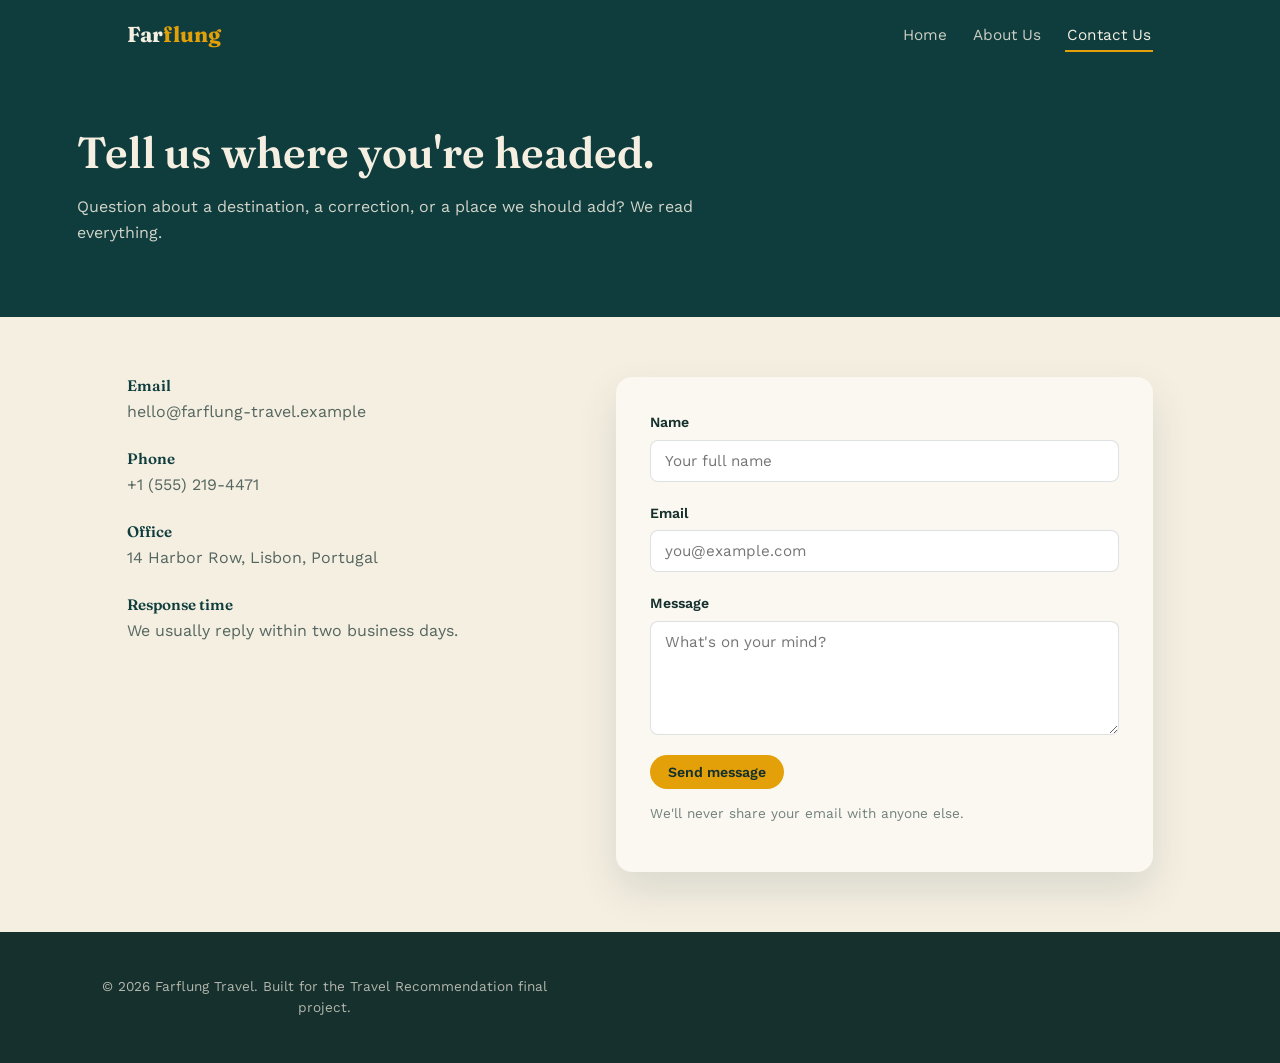
<file: contact.html>
<!DOCTYPE html>
<html lang="en">
<head>
<meta charset="UTF-8">
<meta name="viewport" content="width=device-width, initial-scale=1.0">
<title>Contact Us | Farflung Travel</title>
<link rel="stylesheet" href="style.css">
</head>
<body>

  <header class="site-header">
    <div class="nav-wrap">
      <a href="index.html" class="brand">Far<span>flung</span></a>
      <ul class="menu">
        <li><a href="index.html">Home</a></li>
        <li><a href="about.html">About Us</a></li>
        <li><a href="contact.html" class="active">Contact Us</a></li>
      </ul>
    </div>
  </header>

  <section class="page-hero">
    <div class="page-hero-inner">
      <h1>Tell us where you're headed.</h1>
      <p>Question about a destination, a correction, or a place we should add? We read everything.</p>
    </div>
  </section>

  <section class="content-section">
    <div class="contact-grid">
      <div>
        <div class="contact-info-item">
          <h3>Email</h3>
          <p>hello@farflung-travel.example</p>
        </div>
        <div class="contact-info-item">
          <h3>Phone</h3>
          <p>+1 (555) 219-4471</p>
        </div>
        <div class="contact-info-item">
          <h3>Office</h3>
          <p>14 Harbor Row, Lisbon, Portugal</p>
        </div>
        <div class="contact-info-item">
          <h3>Response time</h3>
          <p>We usually reply within two business days.</p>
        </div>
      </div>

      <div>
        <form id="contact-form" class="contact-form">
          <div class="form-row">
            <label for="contact-name">Name</label>
            <input type="text" id="contact-name" name="name" placeholder="Your full name" required>
          </div>
          <div class="form-row">
            <label for="contact-email">Email</label>
            <input type="email" id="contact-email" name="email" placeholder="you@example.com" required>
          </div>
          <div class="form-row">
            <label for="contact-message">Message</label>
            <textarea id="contact-message" name="message" rows="5" placeholder="What's on your mind?" required></textarea>
          </div>
          <button type="submit" class="btn btn-primary">Send message</button>
          <p class="form-note">We'll never share your email with anyone else.</p>
          <div id="form-success" class="form-success">Thanks — your message has been sent. We'll get back to you soon.</div>
        </form>
      </div>
    </div>
  </section>

  <footer class="site-footer">
    <p>&copy; 2026 Farflung Travel. Built for the Travel Recommendation final project.</p>
  </footer>

  <script src="script.js"></script>
  <script>
    const contactForm = document.getElementById('contact-form');
    const formSuccess = document.getElementById('form-success');
    if (contactForm) {
      contactForm.addEventListener('submit', function (event) {
        event.preventDefault();
        formSuccess.classList.add('visible');
        contactForm.reset();
      });
    }
  </script>
</body>
</html>
</file>
<file: style.css>
@import url('https://fonts.googleapis.com/css2?family=Fraunces:opsz,wght@9..144,400;9..144,500;9..144,600;9..144,700&family=Work+Sans:wght@400;500;600&display=swap');

:root {
  --teal-deep: #0f3d3e;
  --teal-ink: #16302e;
  --sand: #f5efe1;
  --sand-card: #fbf8f1;
  --saffron: #e3a008;
  --coral: #e86a5c;
  --line: rgba(22, 48, 46, 0.14);
  --shadow: 0 18px 40px rgba(15, 61, 62, 0.12);
}

* {
  box-sizing: border-box;
}

html {
  scroll-behavior: smooth;
}

body {
  margin: 0;
  font-family: 'Work Sans', sans-serif;
  color: var(--teal-ink);
  background: var(--sand);
  line-height: 1.6;
}

h1, h2, h3 {
  font-family: 'Fraunces', serif;
  margin: 0 0 0.4em;
  line-height: 1.15;
  font-weight: 600;
}

p {
  max-width: 62ch;
}

a {
  color: inherit;
}

img {
  max-width: 100%;
  display: block;
}

/* ===== Nav ===== */
.site-header {
  background: var(--teal-deep);
  color: var(--sand);
  position: sticky;
  top: 0;
  z-index: 50;
}

.nav-wrap {
  max-width: 1180px;
  margin: 0 auto;
  padding: 18px 6%;
  display: flex;
  align-items: center;
  gap: 28px;
  flex-wrap: wrap;
}

.brand {
  font-family: 'Fraunces', serif;
  font-size: 1.35rem;
  font-weight: 700;
  letter-spacing: 0.01em;
  color: var(--sand);
  text-decoration: none;
  margin-right: auto;
}

.brand span {
  color: var(--saffron);
}

.menu {
  list-style: none;
  display: flex;
  gap: 22px;
  margin: 0;
  padding: 0;
}

.menu a {
  color: rgba(245, 239, 225, 0.82);
  text-decoration: none;
  font-size: 0.96rem;
  padding: 6px 2px;
  border-bottom: 2px solid transparent;
  transition: color 0.2s ease, border-color 0.2s ease;
}

.menu a:hover,
.menu a.active {
  color: var(--sand);
  border-bottom-color: var(--saffron);
}

.search-form {
  display: flex;
  gap: 8px;
  align-items: center;
}

.search-form input[type="text"] {
  padding: 9px 14px;
  border-radius: 999px;
  border: 1px solid rgba(245, 239, 225, 0.3);
  background: rgba(245, 239, 225, 0.08);
  color: var(--sand);
  font-family: 'Work Sans', sans-serif;
  font-size: 0.92rem;
  width: 190px;
}

.search-form input[type="text"]::placeholder {
  color: rgba(245, 239, 225, 0.55);
}

.search-form input[type="text"]:focus {
  outline: 2px solid var(--saffron);
  outline-offset: 1px;
  background: rgba(245, 239, 225, 0.14);
}

.btn {
  font-family: 'Work Sans', sans-serif;
  font-size: 0.88rem;
  font-weight: 600;
  border-radius: 999px;
  padding: 9px 18px;
  border: none;
  cursor: pointer;
  transition: transform 0.15s ease, background 0.2s ease;
}

.btn:active {
  transform: scale(0.97);
}

.btn-primary {
  background: var(--saffron);
  color: var(--teal-ink);
}

.btn-primary:hover {
  background: #f0ad1e;
}

.btn-ghost {
  background: transparent;
  color: var(--sand);
  border: 1px solid rgba(245, 239, 225, 0.4);
}

.btn-ghost:hover {
  border-color: var(--sand);
}

/* ===== Hero ===== */
.hero {
  background: var(--teal-deep);
  color: var(--sand);
  padding: 64px 6% 90px;
}

.hero-inner {
  max-width: 1180px;
  margin: 0 auto;
  display: grid;
  grid-template-columns: 1.1fr 0.9fr;
  gap: 48px;
  align-items: center;
}

.stamp {
  display: inline-flex;
  align-items: center;
  justify-content: center;
  width: 92px;
  height: 92px;
  border: 2px dashed var(--saffron);
  border-radius: 50%;
  transform: rotate(-8deg);
  font-family: 'Fraunces', serif;
  font-size: 0.72rem;
  letter-spacing: 0.08em;
  text-align: center;
  color: var(--saffron);
  margin-bottom: 22px;
  padding: 8px;
}

.hero h1 {
  font-size: clamp(2.4rem, 4vw, 3.6rem);
  max-width: 14ch;
}

.hero p.lede {
  font-size: 1.08rem;
  color: rgba(245, 239, 225, 0.86);
  max-width: 46ch;
  margin-bottom: 0;
}

.hero-art {
  position: relative;
}

.hero-art img {
  border-radius: 14px;
  box-shadow: var(--shadow);
  transform: rotate(2deg);
}

/* ===== Search section ===== */
.search-section {
  max-width: 1180px;
  margin: -46px auto 0;
  padding: 0 6% 60px;
}

.search-panel {
  background: var(--sand-card);
  border-radius: 18px;
  box-shadow: var(--shadow);
  padding: 28px 30px;
  display: flex;
  flex-wrap: wrap;
  gap: 18px;
  align-items: center;
  justify-content: space-between;
}

.search-panel .hint {
  margin: 0;
  font-size: 0.92rem;
  color: rgba(22, 48, 46, 0.65);
}

.search-panel .search-form input[type="text"] {
  color: var(--teal-ink);
  border: 1px solid var(--line);
  background: #fff;
  width: 260px;
}

.search-panel .search-form input[type="text"]::placeholder {
  color: rgba(22, 48, 46, 0.4);
}

.search-panel .btn-ghost {
  color: var(--teal-ink);
  border-color: var(--line);
}

/* ===== Results ===== */
.results-section {
  max-width: 1180px;
  margin: 0 auto;
  padding: 0 6% 90px;
  min-height: 140px;
}

.results-heading {
  font-size: 1.1rem;
  margin-bottom: 20px;
  color: rgba(22, 48, 46, 0.7);
}

.results-grid {
  display: grid;
  grid-template-columns: repeat(auto-fit, minmax(280px, 1fr));
  gap: 26px;
}

.postcard {
  background: var(--sand-card);
  border-radius: 4px;
  box-shadow: var(--shadow);
  overflow: hidden;
  transition: transform 0.2s ease;
  border: 1px solid var(--line);
}

.postcard:nth-child(even) {
  transform: rotate(0.6deg);
}

.postcard:nth-child(odd) {
  transform: rotate(-0.6deg);
}

.postcard:hover {
  transform: rotate(0deg) translateY(-4px);
}

.postcard img {
  width: 100%;
  height: 190px;
  object-fit: cover;
}

.postcard-body {
  padding: 20px 22px 24px;
}

.postcard-badge {
  display: inline-block;
  font-size: 0.72rem;
  letter-spacing: 0.06em;
  font-weight: 600;
  color: var(--coral);
  border: 1px solid var(--coral);
  border-radius: 999px;
  padding: 3px 10px;
  margin-bottom: 10px;
}

.postcard h3 {
  font-size: 1.2rem;
  margin-bottom: 8px;
}

.postcard p {
  font-size: 0.93rem;
  color: rgba(22, 48, 46, 0.75);
  margin-bottom: 16px;
}

.postcard .btn-primary {
  padding: 8px 16px;
  font-size: 0.85rem;
}

.empty-state,
.no-results {
  text-align: center;
  padding: 40px 20px;
  color: rgba(22, 48, 46, 0.55);
  font-size: 0.98rem;
}

/* ===== Generic page sections (About / Contact) ===== */
.page-hero {
  background: var(--teal-deep);
  color: var(--sand);
  padding: 56px 6%;
}

.page-hero-inner {
  max-width: 1180px;
  margin: 0 auto;
}

.page-hero h1 {
  font-size: clamp(2rem, 3.4vw, 2.8rem);
}

.page-hero p {
  color: rgba(245, 239, 225, 0.85);
}

.content-section {
  max-width: 1180px;
  margin: 0 auto;
  padding: 60px 6%;
}

.content-section + .content-section {
  padding-top: 0;
}

.two-col {
  display: grid;
  grid-template-columns: 1fr 1fr;
  gap: 50px;
  align-items: start;
}

.team-grid {
  display: grid;
  grid-template-columns: repeat(auto-fit, minmax(220px, 1fr));
  gap: 28px;
  margin-top: 30px;
}

.team-card {
  background: var(--sand-card);
  border-radius: 12px;
  padding: 20px;
  box-shadow: var(--shadow);
  text-align: left;
}

.team-card img {
  width: 72px;
  height: 72px;
  border-radius: 50%;
  object-fit: cover;
  margin-bottom: 14px;
}

.team-card h3 {
  font-size: 1.05rem;
  margin-bottom: 2px;
}

.team-card .role {
  font-size: 0.82rem;
  color: var(--coral);
  font-weight: 600;
  margin-bottom: 10px;
}

.team-card p {
  font-size: 0.88rem;
  color: rgba(22, 48, 46, 0.7);
}

.stats-row {
  display: flex;
  gap: 40px;
  margin-top: 34px;
  flex-wrap: wrap;
}

.stat .num {
  font-family: 'Fraunces', serif;
  font-size: 2.2rem;
  color: var(--teal-deep);
  font-weight: 700;
}

.stat .label {
  font-size: 0.85rem;
  color: rgba(22, 48, 46, 0.65);
}

/* ===== Contact page ===== */
.contact-grid {
  display: grid;
  grid-template-columns: 0.9fr 1.1fr;
  gap: 50px;
}

.contact-info-item {
  margin-bottom: 26px;
}

.contact-info-item h3 {
  font-size: 0.95rem;
  text-transform: none;
  margin-bottom: 4px;
  color: var(--teal-deep);
}

.contact-info-item p {
  margin: 0;
  color: rgba(22, 48, 46, 0.72);
}

.contact-form {
  background: var(--sand-card);
  border-radius: 16px;
  box-shadow: var(--shadow);
  padding: 34px;
}

.form-row {
  margin-bottom: 20px;
  display: flex;
  flex-direction: column;
  gap: 6px;
}

.form-row label {
  font-size: 0.88rem;
  font-weight: 600;
  color: var(--teal-ink);
}

.form-row input,
.form-row textarea {
  padding: 11px 14px;
  border-radius: 8px;
  border: 1px solid var(--line);
  font-family: 'Work Sans', sans-serif;
  font-size: 0.95rem;
  background: #fff;
  color: var(--teal-ink);
}

.form-row input:focus,
.form-row textarea:focus {
  outline: 2px solid var(--saffron);
  outline-offset: 1px;
}

.form-note {
  font-size: 0.85rem;
  color: rgba(22, 48, 46, 0.6);
  margin-top: 14px;
}

.form-success {
  display: none;
  margin-top: 16px;
  padding: 12px 16px;
  background: rgba(227, 160, 8, 0.15);
  border: 1px solid var(--saffron);
  border-radius: 8px;
  font-size: 0.9rem;
}

.form-success.visible {
  display: block;
}

/* ===== Footer ===== */
.site-footer {
  background: var(--teal-ink);
  color: rgba(245, 239, 225, 0.7);
  padding: 30px 6%;
  text-align: center;
  font-size: 0.85rem;
}

/* ===== Responsive ===== */
@media (max-width: 860px) {
  .hero-inner,
  .two-col,
  .contact-grid {
    grid-template-columns: 1fr;
  }

  .hero-art {
    order: -1;
  }

  .search-panel {
    flex-direction: column;
    align-items: stretch;
  }

  .search-panel .search-form {
    flex-direction: column;
    align-items: stretch;
  }

  .search-panel .search-form input[type="text"] {
    width: 100%;
  }

  .nav-wrap {
    flex-direction: column;
    align-items: flex-start;
  }

  .search-form input[type="text"] {
    width: 150px;
  }
}
</file>
